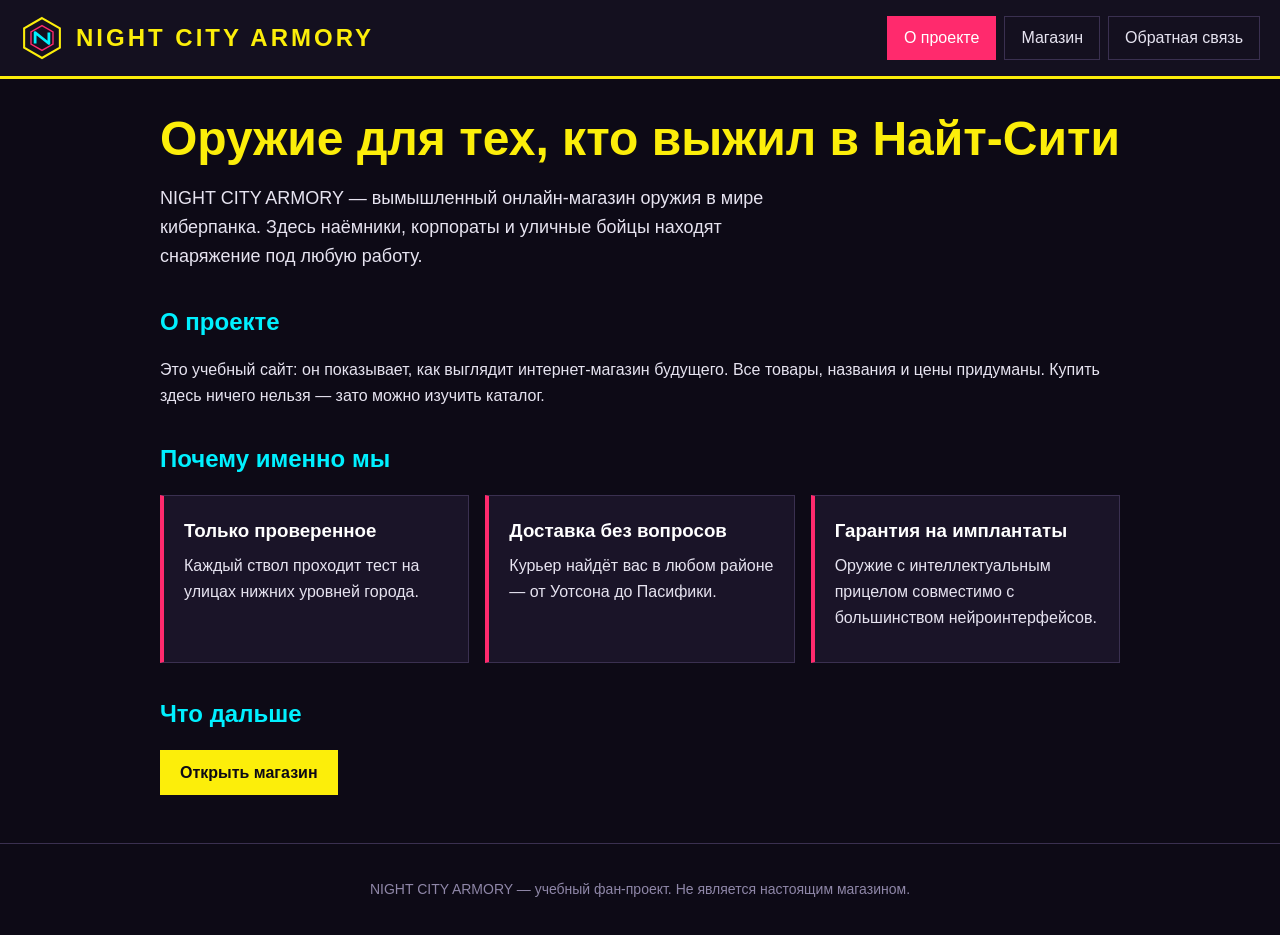
<file: index.html>
<!doctype html>
<html lang="ru">
<head>
  <meta charset="UTF-8">
  <meta name="viewport" content="width=device-width, initial-scale=1.0">
  <title>О проекте — NIGHT CITY ARMORY</title>
  <link rel="stylesheet" href="style.css">
</head>
<body>
  <header class="header">
    <a class="brand" href="index.html">
      <img src="img/logo.svg" alt="Логотип Night City Armory">
      NIGHT CITY ARMORY
    </a>
    <nav class="menu">
      <a href="index.html" class="active">О проекте</a>
      <a href="shop.html">Магазин</a>
      <a href="contacts.html">Обратная связь</a>
    </nav>
  </header>

  <main class="main">
    <h1>Оружие для тех, кто выжил в Найт-Сити</h1>
    <p class="lead">NIGHT CITY ARMORY — вымышленный онлайн-магазин оружия в мире киберпанка.
      Здесь наёмники, корпораты и уличные бойцы находят снаряжение под любую работу.</p>

    <h2>О проекте</h2>
    <p>Это учебный сайт: он показывает, как выглядит интернет-магазин будущего. Все товары,
      названия и цены придуманы. Купить здесь ничего нельзя — зато можно изучить каталог.</p>

    <h2>Почему именно мы</h2>
    <section class="cards">
      <article class="card">
        <h3>Только проверенное</h3>
        <p>Каждый ствол проходит тест на улицах нижних уровней города.</p>
      </article>
      <article class="card">
        <h3>Доставка без вопросов</h3>
        <p>Курьер найдёт вас в любом районе — от Уотсона до Пасифики.</p>
      </article>
      <article class="card">
        <h3>Гарантия на имплантаты</h3>
        <p>Оружие с интеллектуальным прицелом совместимо с большинством нейроинтерфейсов.</p>
      </article>
    </section>

    <h2>Что дальше</h2>
    <p><a class="button" href="shop.html">Открыть магазин</a></p>
  </main>

  <footer class="footer">
    <p>NIGHT CITY ARMORY — учебный фан-проект. Не является настоящим магазином.</p>
  </footer>
</body>
</html>
</file>
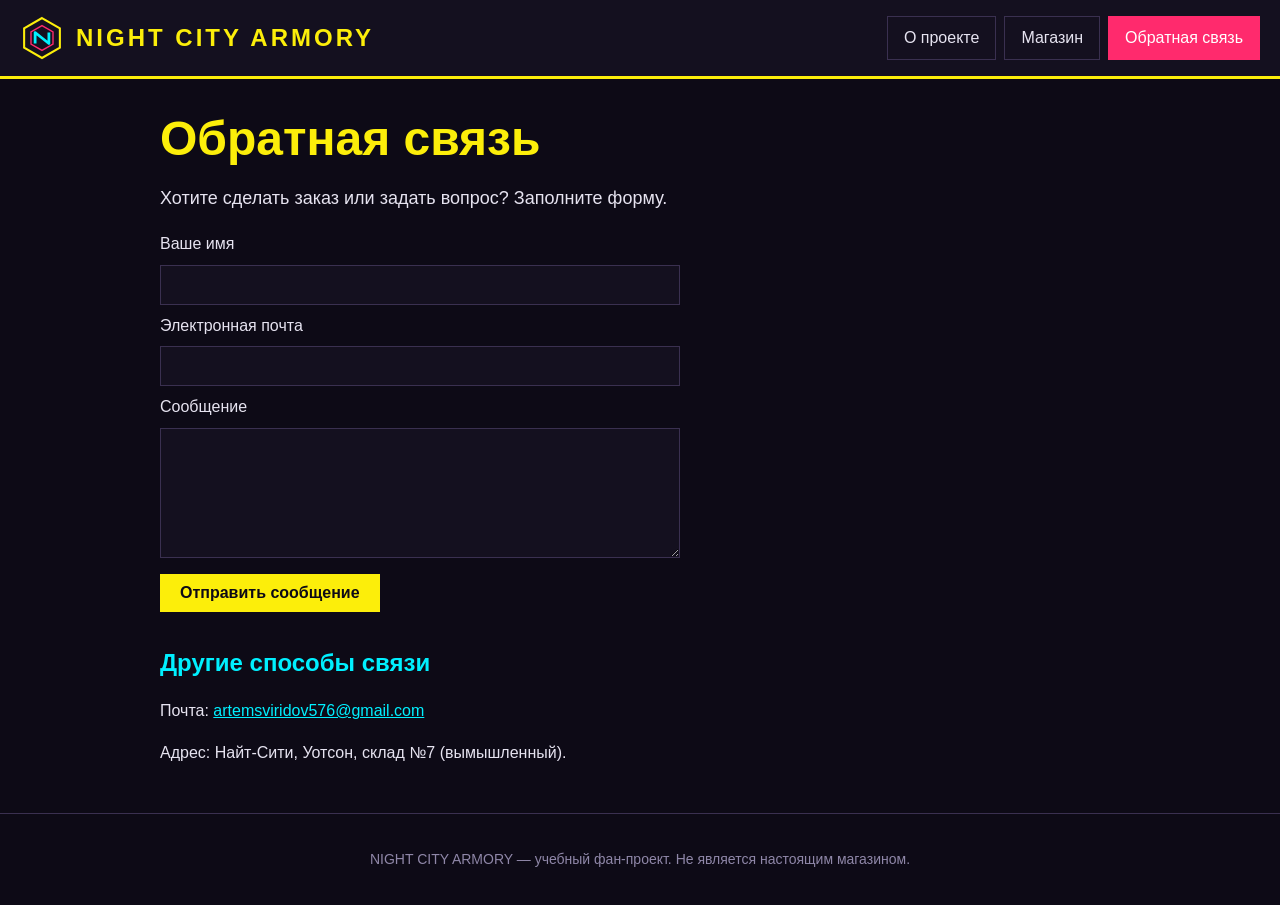
<file: contacts.html>
<!doctype html>
<html lang="ru">
<head>
  <meta charset="UTF-8">
  <meta name="viewport" content="width=device-width, initial-scale=1.0">
  <title>Обратная связь — NIGHT CITY ARMORY</title>
  <link rel="stylesheet" href="style.css">
</head>
<body>
  <header class="header">
    <a class="brand" href="index.html">
      <img src="img/logo.svg" alt="Логотип Night City Armory">
      NIGHT CITY ARMORY
    </a>
    <nav class="menu">
      <a href="index.html">О проекте</a>
      <a href="shop.html">Магазин</a>
      <a href="contacts.html" class="active">Обратная связь</a>
    </nav>
  </header>

  <main class="main">
    <h1>Обратная связь</h1>
    <p class="lead">Хотите сделать заказ или задать вопрос? Заполните форму.</p>

    <form class="form" action="mailto:artemsviridov576@gmail.com" method="post" enctype="text/plain">
      <label for="name">Ваше имя</label>
      <input type="text" id="name" name="name" required>

      <label for="email">Электронная почта</label>
      <input type="email" id="email" name="email" required>

      <label for="message">Сообщение</label>
      <textarea id="message" name="message" rows="6" required></textarea>

      <button class="button" type="submit">Отправить сообщение</button>
    </form>

    <h2>Другие способы связи</h2>
    <p>Почта: <a href="mailto:artemsviridov576@gmail.com">artemsviridov576@gmail.com</a></p>
    <p>Адрес: Найт-Сити, Уотсон, склад №7 (вымышленный).</p>
  </main>

  <footer class="footer">
    <p>NIGHT CITY ARMORY — учебный фан-проект. Не является настоящим магазином.</p>
  </footer>
</body>
</html>
</file>
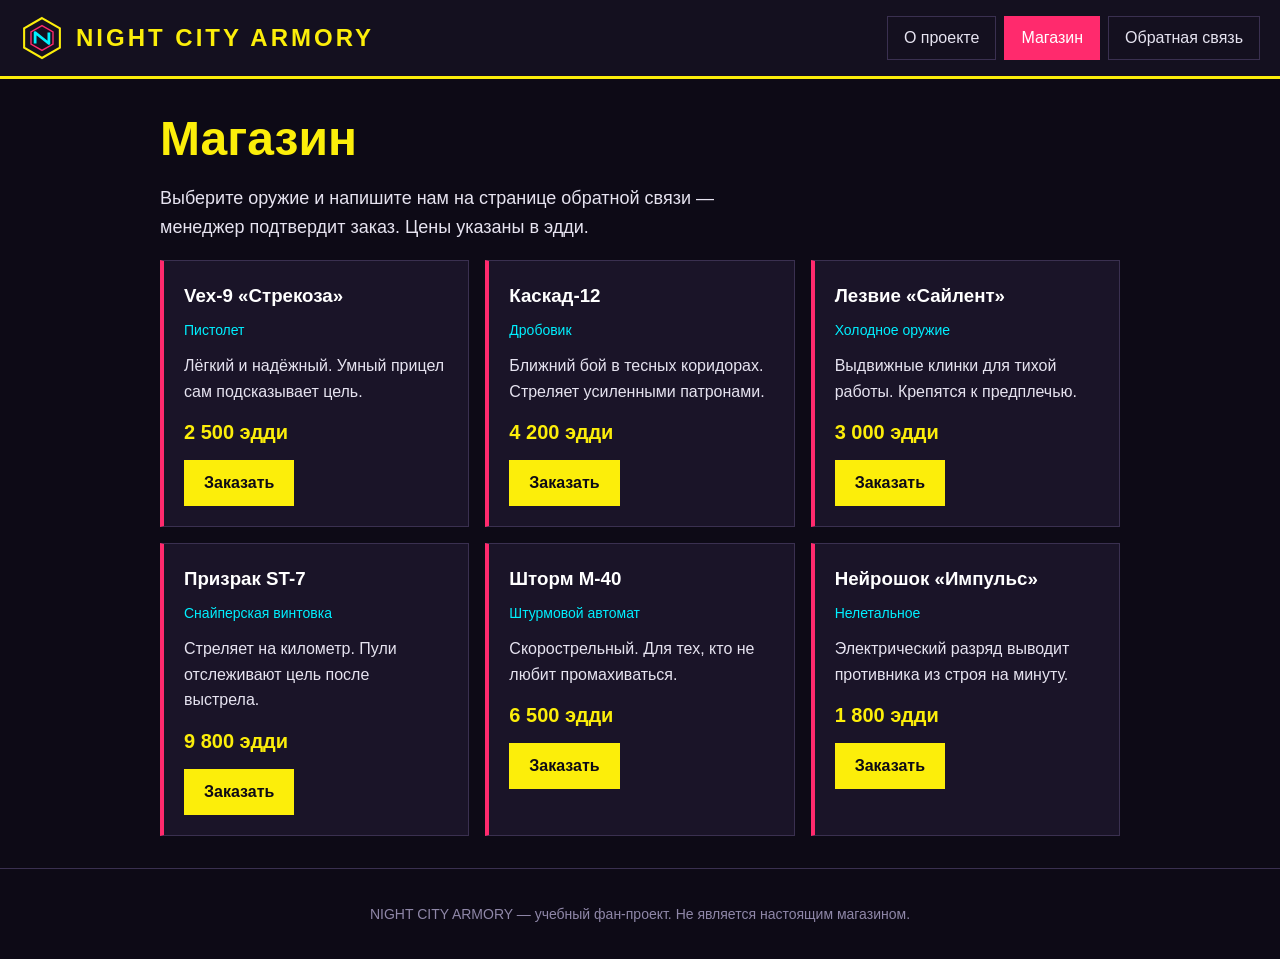
<file: shop.html>
<!doctype html>
<html lang="ru">
<head>
  <meta charset="UTF-8">
  <meta name="viewport" content="width=device-width, initial-scale=1.0">
  <title>Магазин — NIGHT CITY ARMORY</title>
  <link rel="stylesheet" href="style.css">
</head>
<body>
  <header class="header">
    <a class="brand" href="index.html">
      <img src="img/logo.svg" alt="Логотип Night City Armory">
      NIGHT CITY ARMORY
    </a>
    <nav class="menu">
      <a href="index.html">О проекте</a>
      <a href="shop.html" class="active">Магазин</a>
      <a href="contacts.html">Обратная связь</a>
    </nav>
  </header>

  <main class="main">
    <h1>Магазин</h1>
    <p class="lead">Выберите оружие и напишите нам на странице обратной связи — менеджер
      подтвердит заказ. Цены указаны в эдди.</p>

    <section class="cards">
      <article class="card">
        <h3>Vex-9 «Стрекоза»</h3>
        <p class="type">Пистолет</p>
        <p>Лёгкий и надёжный. Умный прицел сам подсказывает цель.</p>
        <p class="price">2 500 эдди</p>
        <a class="button" href="contacts.html">Заказать</a>
      </article>
      <article class="card">
        <h3>Каскад-12</h3>
        <p class="type">Дробовик</p>
        <p>Ближний бой в тесных коридорах. Стреляет усиленными патронами.</p>
        <p class="price">4 200 эдди</p>
        <a class="button" href="contacts.html">Заказать</a>
      </article>
      <article class="card">
        <h3>Лезвие «Сайлент»</h3>
        <p class="type">Холодное оружие</p>
        <p>Выдвижные клинки для тихой работы. Крепятся к предплечью.</p>
        <p class="price">3 000 эдди</p>
        <a class="button" href="contacts.html">Заказать</a>
      </article>
      <article class="card">
        <h3>Призрак ST-7</h3>
        <p class="type">Снайперская винтовка</p>
        <p>Стреляет на километр. Пули отслеживают цель после выстрела.</p>
        <p class="price">9 800 эдди</p>
        <a class="button" href="contacts.html">Заказать</a>
      </article>
      <article class="card">
        <h3>Шторм М-40</h3>
        <p class="type">Штурмовой автомат</p>
        <p>Скорострельный. Для тех, кто не любит промахиваться.</p>
        <p class="price">6 500 эдди</p>
        <a class="button" href="contacts.html">Заказать</a>
      </article>
      <article class="card">
        <h3>Нейрошок «Импульс»</h3>
        <p class="type">Нелетальное</p>
        <p>Электрический разряд выводит противника из строя на минуту.</p>
        <p class="price">1 800 эдди</p>
        <a class="button" href="contacts.html">Заказать</a>
      </article>
    </section>
  </main>

  <footer class="footer">
    <p>NIGHT CITY ARMORY — учебный фан-проект. Не является настоящим магазином.</p>
  </footer>
</body>
</html>
</file>
<file: style.css>
/* ===== Общие настройки ===== */
* { box-sizing: border-box; }

body {
  margin: 0;
  font-family: Verdana, Arial, sans-serif;
  line-height: 1.6;
  background: #0d0a16;
  color: #e6e3f0;
}

a { color: #00f0ff; }

/* ===== Шапка и меню ===== */
.header {
  display: flex;
  flex-direction: column;
  gap: 12px;
  align-items: center;
  padding: 16px 20px;
  background: #14101f;
  border-bottom: 3px solid #fcee0a;
}

.brand {
  display: flex;
  align-items: center;
  gap: 12px;
  text-decoration: none;
  color: #fcee0a;
  font-size: 24px;
  font-weight: bold;
  letter-spacing: 3px;
}

.brand img { width: 44px; height: 44px; }

.menu { display: flex; gap: 8px; flex-wrap: wrap; justify-content: center; }

.menu a {
  padding: 8px 16px;
  color: #e6e3f0;
  text-decoration: none;
  border: 1px solid #3a3050;
}

.menu a:hover { border-color: #00f0ff; color: #00f0ff; }
.menu a.active { background: #ff2a6d; border-color: #ff2a6d; color: #fff; }

/* ===== Основное содержимое ===== */
.main { max-width: 1000px; margin: 0 auto; padding: 32px 20px; }

h1 { font-size: 36px; line-height: 1.15; margin: 0 0 16px; color: #fcee0a; }
h2 { font-size: 24px; margin: 32px 0 12px; color: #00f0ff; }

.lead { font-size: 18px; max-width: 640px; }

/* ===== Карточки ===== */
.cards { display: flex; flex-direction: column; gap: 16px; margin-top: 16px; }

.card {
  flex: 1;
  padding: 20px;
  background: #1a1428;
  border: 1px solid #3a3050;
  border-left: 4px solid #ff2a6d;
}

.card h3 { margin: 0 0 8px; color: #fff; }
.card p { margin: 0 0 12px; }

.type { color: #00f0ff; font-size: 14px; }
.price { color: #fcee0a; font-size: 20px; font-weight: bold; }

/* ===== Кнопка ===== */
.button {
  display: inline-block;
  padding: 10px 20px;
  background: #fcee0a;
  color: #0d0a16;
  font-weight: bold;
  text-decoration: none;
  border: none;
  cursor: pointer;
  font-size: 16px;
}

.button:hover { background: #ff2a6d; color: #fff; }

/* ===== Форма ===== */
.form { display: flex; flex-direction: column; gap: 8px; max-width: 520px; }

.form input, .form textarea {
  padding: 10px;
  font-size: 16px;
  font-family: inherit;
  background: #14101f;
  color: #e6e3f0;
  border: 1px solid #3a3050;
}

.form input:focus, .form textarea:focus { outline: 2px solid #00f0ff; }
.form button { align-self: flex-start; margin-top: 8px; }

/* ===== Подвал ===== */
.footer {
  padding: 20px;
  text-align: center;
  font-size: 14px;
  color: #8f87a8;
  border-top: 1px solid #3a3050;
}

/* ===== Адаптив: широкие экраны ===== */
@media (min-width: 768px) {
  .header { flex-direction: row; justify-content: space-between; }
  .cards { flex-direction: row; flex-wrap: wrap; }
  .card { flex: 1 1 280px; }
  h1 { font-size: 48px; }
}
</file>
